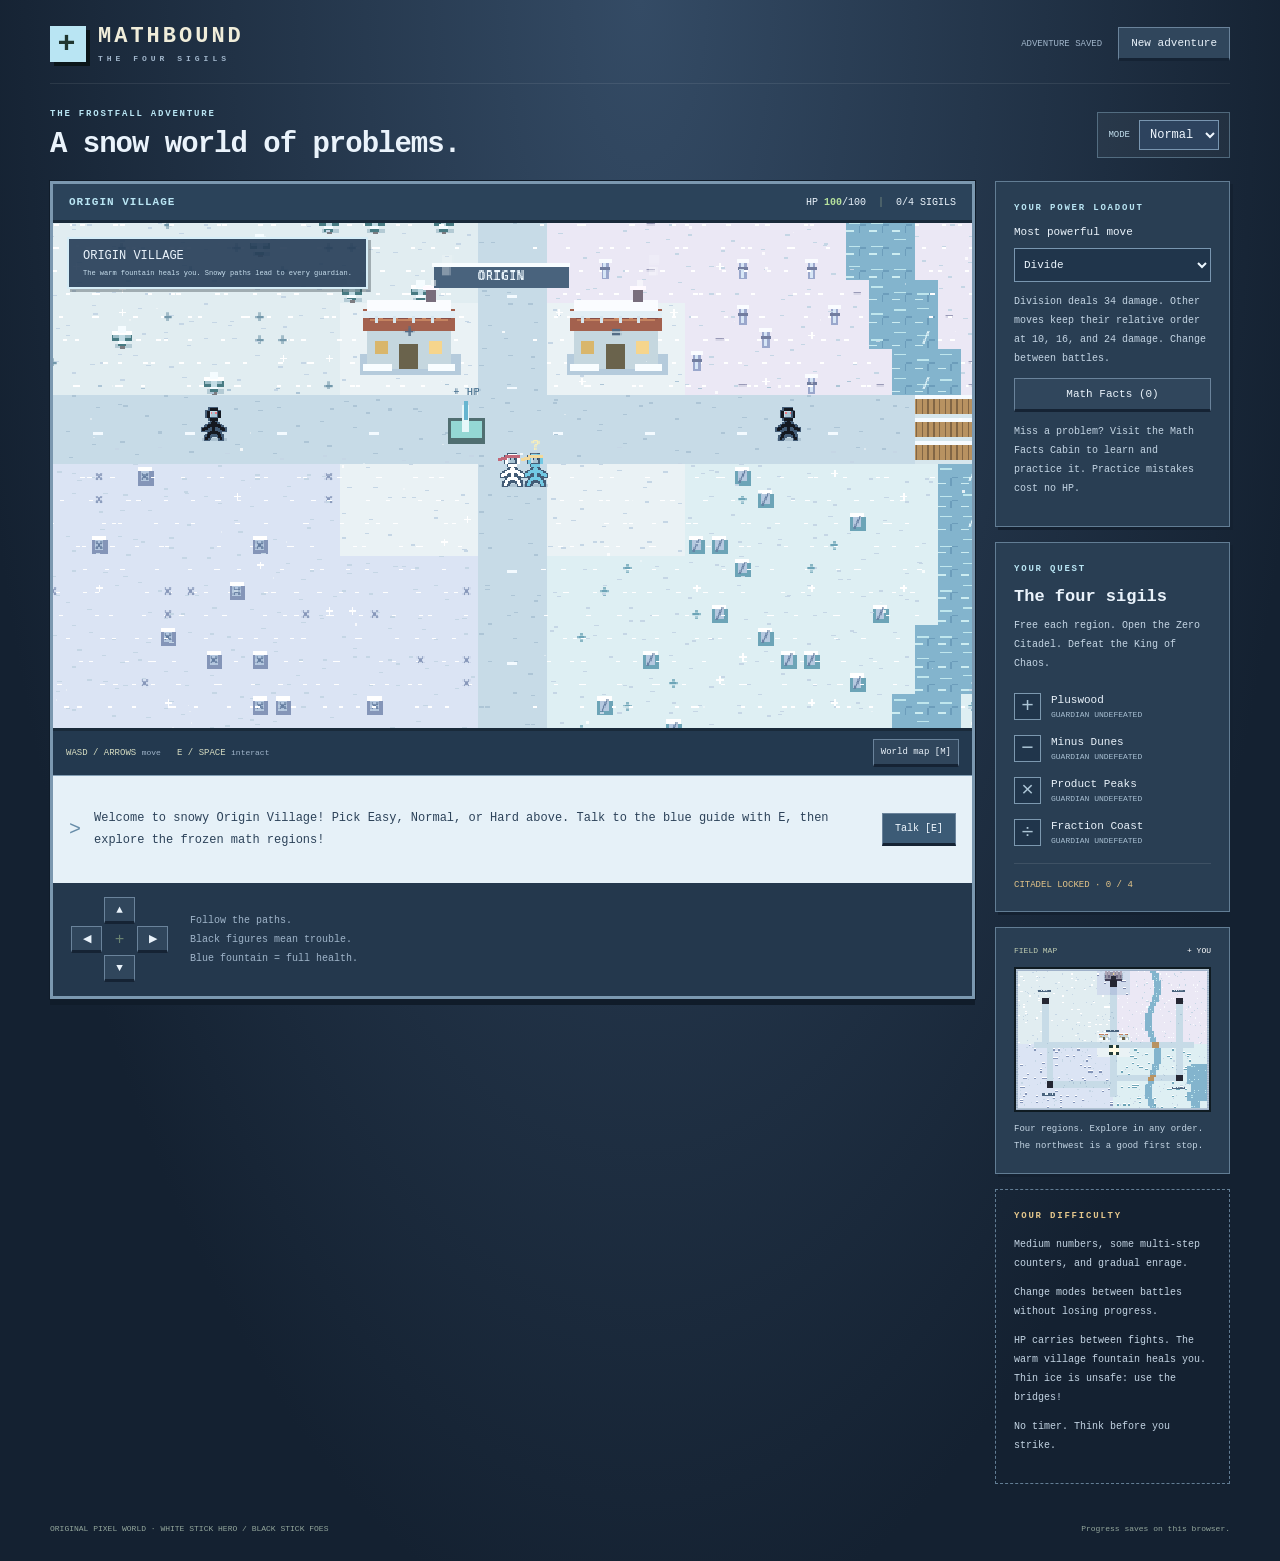
<file: index.html>
<!doctype html>
<html lang="en">
<head>
  <meta charset="utf-8">
  <meta name="viewport" content="width=device-width, initial-scale=1">
  <meta name="theme-color" content="#151e26">
  <title>Mathbound - The Four Sigils</title>
  <link rel="stylesheet" href="style.css">
  <script src="engine.js" defer></script>
  <script src="world.js" defer></script>
  <script src="pixels.js" defer></script>
  <script src="game.js" defer></script>
</head>
<body>
  <main class="game">
    <header>
      <a class="logo" href="index.html"><span class="logo-icon" aria-hidden="true">+</span><span>MATHBOUND<small>THE FOUR SIGILS</small></span></a>
      <div class="header-actions"><span id="save-status" role="status">LOCAL ADVENTURE</span><button id="restart" type="button">New adventure</button></div>
    </header>
    <section class="intro"><div><p class="eyebrow">THE FROSTFALL ADVENTURE</p><h1>A snow world of problems.</h1></div><label class="difficulty" for="difficulty">MODE <select id="difficulty" aria-describedby="mode-description"><option value="easy">Easy</option><option value="normal" selected>Normal</option><option value="hard">Hard</option></select></label></section>
    <div class="layout">
      <div class="play-column">
        <section id="overworld" aria-label="Explore the math world">
          <div class="screen-bar"><strong id="region-name">ORIGIN VILLAGE</strong><span>HP <b id="world-hp">100</b>/100 <span class="separator">|</span> <span id="sigil-count">0/4 SIGILS</span></span></div>
          <div class="screen-wrap">
            <canvas id="world" width="640" height="352" tabindex="0" role="img" aria-label="Snowy pixel-art math world. Move with arrow keys or WASD. Press E to interact."></canvas>
            <div class="location-badge" id="location-badge">ORIGIN VILLAGE <small>YOUR JOURNEY STARTS AT ZERO.</small></div>
            <div class="map-overlay" id="map-overlay" hidden><div class="map-heading"><strong>THE NUMERAL ISLES</strong><button id="close-map" type="button" aria-label="Close world map">Close [M]</button></div><canvas id="full-map" width="704" height="512" role="img" aria-label="World map: Pluswood northwest, Minus Dunes northeast, Product Peaks southwest, Fraction Coast southeast, Zero Citadel north."></canvas></div>
          </div>
          <div class="world-toolbar"><span>WASD / ARROWS <small>move</small> &nbsp; E / SPACE <small>interact</small></span><button id="map-button" type="button">World map [M]</button></div>
          <div class="dialogue"><span class="dialogue-star" aria-hidden="true">&gt;</span><p id="world-message" role="status" aria-live="polite">Welcome to snowy Origin Village! Pick Easy, Normal, or Hard above. Talk to the blue guide with E, then explore the frozen math regions!</p><button id="interact" type="button">Interact [E]</button></div>
          <div class="touch-controls" aria-label="Movement controls"><div class="dpad"><button data-dir="up" class="up" aria-label="Move up" type="button">&#9650;</button><button data-dir="left" class="left" aria-label="Move left" type="button">&#9664;</button><span aria-hidden="true">+</span><button data-dir="right" class="right" aria-label="Move right" type="button">&#9654;</button><button data-dir="down" class="down" aria-label="Move down" type="button">&#9660;</button></div><p>Follow the paths.<br>Black figures mean trouble.<br>Blue fountain = full health.</p></div>
        </section>
        <section id="battle" hidden aria-label="Math battle">
          <div class="screen-bar"><strong id="battle-location">GUARDIAN ENCOUNTER</strong><span id="battle-turn">TURN 1</span></div>
          <div class="battle-screen">
            <canvas id="battle-art" width="640" height="260" role="img" aria-label="Pixel-art battle between your white stick figure and a black enemy."></canvas>
            <div class="battle-health enemy-health"><strong id="boss-name"></strong><div class="hp-track" id="boss-meter" role="progressbar" aria-label="Enemy health" aria-valuemin="0"><span id="boss-bar"></span></div><small id="boss-hp"></small></div>
            <div class="battle-health hero-health"><strong>YOU <span>THE WHITE WANDERER</span></strong><div class="hp-track" id="hero-meter" role="progressbar" aria-label="Your health" aria-valuemin="0" aria-valuemax="100"><span id="hero-bar"></span></div><small id="hero-hp"></small></div>
            <span id="damage-pop" aria-hidden="true"></span>
          </div>
          <div class="battle-console">
            <p class="eyebrow" id="panel-label">YOUR TURN</p><h2 id="panel-title">Choose your move.</h2><p id="panel-description"></p>
            <div class="moves" id="moves">
              <button data-move="add" type="button"><span>+</span><div>Addition<small>QUICK JAB</small></div><b>10<small>DMG</small></b></button>
              <button data-move="subtract" type="button"><span>&minus;</span><div>Subtraction<small>SHADOW KICK</small></div><b>16<small>DMG</small></b></button>
              <button data-move="multiply" type="button"><span>&times;</span><div>Multiplication<small>POWER STRIKE</small></div><b>24<small>DMG</small></b></button>
              <button data-move="divide" type="button"><span>&divide;</span><div>Division<small>ULTIMATE BLAST</small></div><b>34<small>DMG</small></b></button>
            </div>
            <form id="question-panel" hidden novalidate><div id="equation"></div><label class="sr-only" for="answer">Your answer</label><div class="answer-row"><input id="answer" inputmode="numeric" autocomplete="off" placeholder="Your answer" maxlength="8" aria-describedby="input-error"><button class="primary" id="answer-button" type="submit">Attack</button></div><p id="input-error" role="alert"></p></form>
            <div id="result-panel" hidden><p id="result-detail"></p><button class="primary" id="continue" type="button">Continue</button></div>
            <p id="battle-message" role="status" aria-live="polite"></p>
          </div>
        </section>
        <section id="math-facts" hidden aria-labelledby="facts-title">
          <div class="screen-bar"><strong>MATH FACTS CABIN</strong><span>BATTLES PAUSE HERE</span></div>
          <div class="facts-content">
            <p class="eyebrow">MISTAKES HELP YOUR BRAIN GROW</p>
            <h2 id="facts-title">Learn it. Practice it. Come back stronger.</h2>
            <p id="facts-intro">Here are the problems you missed. Choose one to practice again.</p>
            <div id="fact-lesson" hidden>
              <h3 id="fact-solution"></h3>
              <p>Parentheses first, then multiply/divide from left to right, then add/subtract from left to right.</p>
              <ol id="fact-steps"></ol>
              <form id="practice-form" novalidate>
                <label for="practice-answer" id="practice-question"></label>
                <div class="answer-row"><input id="practice-answer" inputmode="numeric" autocomplete="off" placeholder="Try it yourself" maxlength="8" aria-describedby="practice-feedback"><button class="primary" type="submit">Check answer</button></div>
              </form>
              <p id="practice-feedback" role="status" aria-live="polite"></p>
            </div>
            <button class="primary" id="close-facts" type="button">Return to the world</button>
            <div id="fact-history"><h3>Your missed problems</h3><div id="fact-list"></div></div>
          </div>
        </section>
      </div>
      <aside>
        <div class="power-card"><p class="eyebrow">YOUR POWER LOADOUT</p><label for="strongest">Most powerful move</label><select id="strongest" aria-describedby="power-description"><option value="add">+ Addition</option><option value="subtract">- Subtraction</option><option value="multiply">x Multiplication</option><option value="divide" selected>Divide</option></select><p id="power-description">Division deals 34 damage. Change your strongest move between battles.</p><button id="open-facts" type="button">Math Facts (0)</button><p>Miss a problem? Visit the Math Facts Cabin to learn and practice it. Practice mistakes cost no HP.</p></div>
        <div class="quest-card"><p class="eyebrow">YOUR QUEST</p><h2>The four sigils</h2><p>Free each region. Open the Zero Citadel. Defeat the King of Chaos.</p><ol id="quest-list"></ol><div class="quest-final" id="citadel-status">CITADEL LOCKED &middot; 0 / 4</div></div>
        <div class="mini-card"><div class="card-heading"><span>FIELD MAP</span><span class="map-you">+ YOU</span></div><canvas id="mini-map" width="176" height="128" role="img" aria-label="Minimap showing your position and the five guardians."></canvas><p>Four regions. Explore in any order.<br>The northwest is a good first stop.</p></div>
        <div class="tip-card"><p class="eyebrow">YOUR DIFFICULTY</p><p id="mode-description">Medium numbers, some multi-step counters, and gradual enrage.</p><p>Change modes between battles without losing progress.</p><p>HP carries between fights. The warm village fountain heals you. Thin ice is unsafe: use the bridges!</p><p>No timer. Think before you strike.</p></div>
      </aside>
    </div>
    <footer><span>ORIGINAL PIXEL WORLD &middot; WHITE STICK HERO / BLACK STICK FOES</span><span>Progress saves on this browser.</span></footer>
    <dialog id="reset-dialog"><h2>Start a new adventure?</h2><p>This clears your saved map progress and sigils.</p><div><button id="cancel-reset" type="button">Keep exploring</button><button class="primary" id="confirm-reset" type="button">Start fresh</button></div></dialog>
  </main>
</body>
</html>
</file>
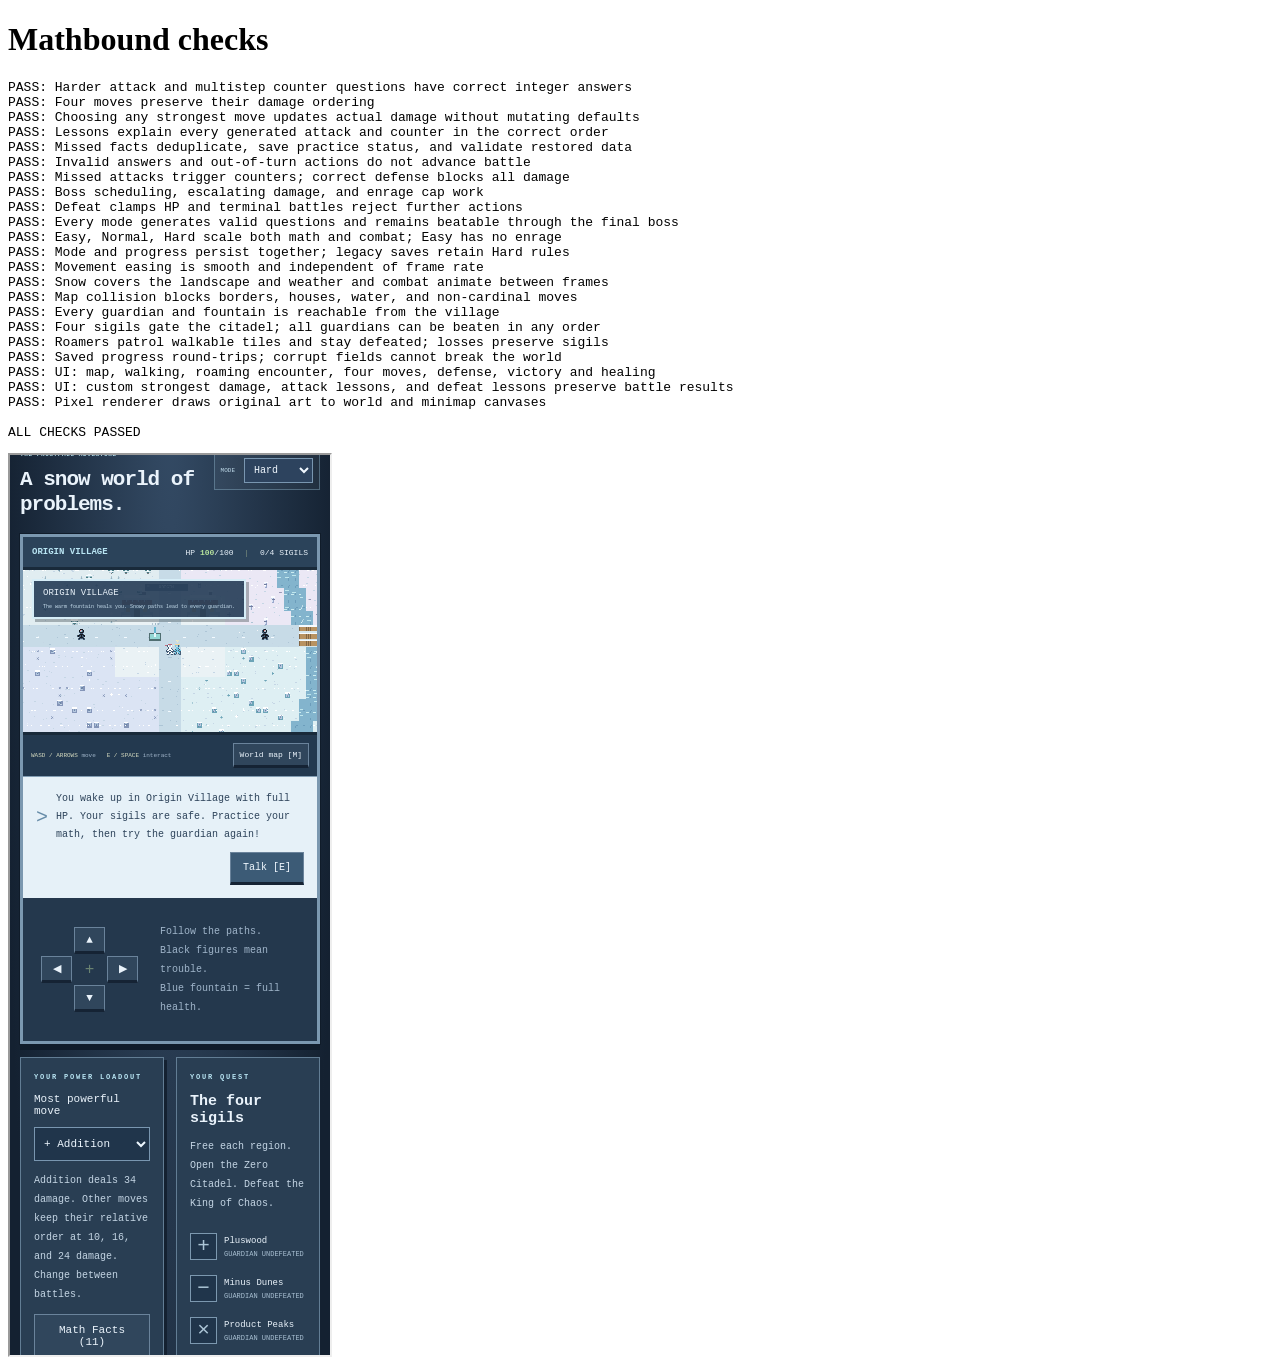
<file: tests.html>
<!doctype html>
<html lang="en">
<head><meta charset="utf-8"><title>Mathbound checks</title><script src="engine.js"></script><script src="world.js"></script><script src="pixels.js"></script></head>
<body>
  <h1>Mathbound checks</h1><pre id="results">Running...</pre>
  <iframe id="game" src="index.html?test=1" title="Game under test" width="400" height="900"></iframe>
  <script>
    "use strict";
    const { Battle, MOVES, BOSSES, DIFFICULTIES, movesFor, explainProblem, question, counterQuestion } = window.MathBattle;
    const { World, WIDTH, HEIGHT, SHRINES, FOUNTAIN, walkable, regionAt } = window.MathWorld;
    const lines = [];
    let failures = 0;
    function check(name, run) {
      try { run(); lines.push("PASS: " + name); }
      catch (error) { failures++; lines.push("FAIL: " + name + " - " + error.message); }
    }
    function assert(condition, message = "Assertion failed") { if (!condition) throw new Error(message); }
    function evaluate(text) {
      // Expressions originate from the generator, never from player input.
      return Function("return " + text.replaceAll("\u00d7", "*").replaceAll("\u00f7", "/").replaceAll("\u2212", "-"))();
    }
    function win(battle) {
      let safety = 0;
      while (!["won", "boss-defeated"].includes(battle.phase) && safety++ < 150) {
        if (battle.phase === "ready") battle.choose("divide");
        else if (["attack", "defense"].includes(battle.phase)) battle.submit(battle.problem.answer);
        else battle.advance();
      }
      assert(["won", "boss-defeated"].includes(battle.phase), "Battle could not be won");
    }
    check("Harder attack and multistep counter questions have correct integer answers", () => {
      for (let level = 0; level < 5; level++) {
        for (let i = 0; i < 150; i++) {
          for (const move of Object.keys(MOVES)) {
            const q = question(move, level);
            assert(q.answer === evaluate(q.text));
            assert(Number.isInteger(q.answer) && q.answer >= 0);
          }
          const q = counterQuestion(level);
          assert(q.answer === evaluate(q.text) && Number.isInteger(q.answer));
          assert(q.text.split(" ").length >= 5);
        }
      }
      assert(question("divide", 4, () => .999).answer === 26);
      assert(BOSSES[0].hp === 110 && BOSSES[4].hp === 260);
    });
    check("Four moves preserve their damage ordering", () => {
      let previous = 0;
      for (const move of Object.keys(MOVES)) {
        const battle = new Battle();
        battle.choose(move);
        const result = battle.submit(battle.problem.answer);
        assert(result.damage === MOVES[move].damage && result.damage > previous);
        assert(battle.bossHp === BOSSES[0].hp - result.damage);
        previous = result.damage;
      }
    });
    check("Choosing any strongest move updates actual damage without mutating defaults", () => {
      for (const strongest of Object.keys(MOVES)) {
        const moves = movesFor(strongest);
        assert(moves[strongest].damage === 34);
        assert(Object.values(moves).map(m => m.damage).sort((a,b) => a-b).join() === "10,16,24,34");
        for (const move of Object.keys(MOVES)) {
          const b = new Battle(Math.random, { strongest });
          b.choose(move);
          assert(b.submit(b.problem.answer).damage === moves[move].damage);
        }
      }
      assert(MOVES.add.damage === 10 && MOVES.divide.damage === 34);
      assert(movesFor("toString").divide.damage === 34);
    });
    check("Lessons explain every generated attack and counter in the correct order", () => {
      for (const mode of Object.keys(DIFFICULTIES)) for (let level = 0; level < 5; level++) {
        for (let i = 0; i < 30; i++) {
          for (const move of Object.keys(MOVES)) {
            const q = question(move, level, Math.random, mode);
            assert(explainProblem(q).length === 1);
          }
          const q = counterQuestion(level, Math.random, mode), steps = explainProblem(q);
          assert(steps.length > 0 && steps.at(-1).includes(`= ${q.answer}.`));
        }
      }
      const steps = explainProblem({ text: "(4 + 6) \u00d7 3 \u2212 6", answer: 24 });
      assert(steps[0].startsWith("4 + 6 = 10") && steps[1].startsWith("10 \u00d7 3 = 30") && steps[2].startsWith("30 \u2212 6 = 24"));
      assert(explainProblem({ text: "12 \u00f7 3", answer: 4 })[0].includes("3 \u00d7 4 = 12"));
      assert(explainProblem({ text: "12 + 8", answer: 20 })[0].includes("12 + 4 = 16"));
      assert(explainProblem({ text: "3 \u00d7 4", answer: 12 })[0].includes("3 + 3 + 3 + 3 = 12"));
      assert(explainProblem({ text: "3 \u00d7 (1 \u2212 3)", answer: -6 }).length === 2);
      for (const q of [null, {}, { text: "alert(1)", answer: 1 }, { text: "1 + 2", answer: 7 }, { text: "2 \u00f7 0", answer: 0 }]) {
        assert(explainProblem(q).length === 0);
      }
    });
    check("Missed facts deduplicate, save practice status, and validate restored data", () => {
      const w = new World(), problem = { text: "12 + 8", answer: 20 };
      w.strongest = "add";
      const fact = w.recordMiss(problem); fact.practiced = true;
      const restored = new World(JSON.parse(JSON.stringify(w.save())));
      assert(restored.strongest === "add" && restored.facts[0].practiced);
      restored.recordMiss(problem);
      assert(restored.facts.length === 1 && !restored.facts[0].practiced);
      const bad = new World({ version: 1, strongest: "toString", facts: [null, {}, { text: "5 + 2", answer: 99 }, fact, fact] });
      assert(bad.strongest === "divide" && bad.facts.length === 1);
      for (let i = 0; i < 110; i++) w.recordMiss({ text: `${i} + 1`, answer: i + 1 });
      assert(w.facts.length === 100);
    });
    check("Invalid answers and out-of-turn actions do not advance battle", () => {
      const b = new Battle();
      assert(b.submit(1) === null && !b.choose("toString") && !b.choose("nope"));
      b.choose("add");
      const q = b.problem;
      for (const value of ["", " ", "1.2", "12abc", "Infinity", "99999999999999999999"]) {
        assert(b.submit(value) === null && b.phase === "attack" && b.turn === 0);
      }
      assert(!b.choose("divide") && b.problem === q);
      b.submit(q.answer);
      assert(b.submit(q.answer) === null && !b.choose("add"));
    });
    check("Missed attacks trigger counters; correct defense blocks all damage", () => {
      const b = new Battle();
      b.choose("add"); b.submit(b.problem.answer + 1);
      assert(b.bossHp === b.boss.hp && b.pendingDefense);
      b.advance(); assert(b.phase === "defense");
      b.submit(b.problem.answer); assert(b.hp === 100 && !b.pendingDefense);
      b.advance(); assert(b.phase === "ready");
    });
    check("Boss scheduling, escalating damage, and enrage cap work", () => {
      const b = new Battle();
      for (let i = 1; i <= 2; i++) {
        b.choose("add"); b.submit(b.problem.answer);
        assert(b.pendingDefense === (i === 2)); b.advance();
      }
      assert(b.phase === "defense" && b.incomingDamage === 22);
      b.submit(b.problem.answer + 1); assert(b.hp === 78);
      b.turn = 100; assert(b.incomingDamage === b.boss.damage + 16);
      const later = new Battle(Math.random, { level: 1 });
      later.choose("add"); later.submit(later.problem.answer);
      assert(later.pendingDefense);
    });
    check("Defeat clamps HP and terminal battles reject further actions", () => {
      const b = new Battle(Math.random, { hp: 5 });
      b.choose("add"); b.submit(b.problem.answer + 1); b.advance(); b.submit(b.problem.answer + 1);
      assert(b.hp === 0 && b.phase === "lost");
      assert(!b.advance() && !b.choose("add") && b.submit(0) === null);
    });
    check("Every mode generates valid questions and remains beatable through the final boss", () => {
      for (const difficulty of Object.keys(DIFFICULTIES)) for (let level = 0; level < 5; level++) {
        for (let i = 0; i < 100; i++) {
          for (const move of Object.keys(MOVES)) {
            const q = question(move, level, Math.random, difficulty);
            assert(evaluate(q.text) === q.answer && Number.isInteger(q.answer) && q.answer >= 0);
          }
          const counter = counterQuestion(level, Math.random, difficulty);
          assert(evaluate(counter.text) === counter.answer && Number.isInteger(counter.answer));
          if (difficulty === "easy") assert(counter.text.split(" ").length === 3, "Easy counter must be single-step");
        }
        const battle = new Battle(Math.random, { difficulty, level, hp: 60 });
        win(battle);
        assert(battle.hp === 60 && battle.phase === (level === 4 ? "won" : "boss-defeated"));
      }
    });
    check("Easy, Normal, Hard scale both math and combat; Easy has no enrage", () => {
      for (let level = 0; level < 5; level++) {
        const modes = ["easy", "normal", "hard"].map(difficulty => new Battle(() => .999, { difficulty, level }));
        assert(modes[0].boss.hp < modes[1].boss.hp && modes[1].boss.hp < modes[2].boss.hp);
        assert(modes[0].incomingDamage < modes[1].incomingDamage && modes[1].incomingDamage < modes[2].incomingDamage);
        assert(modes[0].boss.every > modes[1].boss.every);
        const initial = modes[0].incomingDamage;
        modes.forEach(b => { b.turn = 20; });
        assert(modes[0].incomingDamage === initial);
        assert(modes[1].incomingDamage < modes[2].incomingDamage);
        for (const move of Object.keys(MOVES)) {
          const answers = ["easy", "normal", "hard"].map(mode => question(move, level, () => .999, mode).answer);
          assert(answers[0] < answers[1] && answers[1] < answers[2], "Math should scale with difficulty");
        }
        const easy = new Battle(Math.random, { difficulty: "easy", level });
        easy.choose("add"); easy.submit(easy.problem.answer);
        assert(!easy.pendingDefense, "Easy should not counter a correct first attack");
      }
    });
    check("Mode and progress persist together; legacy saves retain Hard rules", () => {
      for (const difficulty of Object.keys(DIFFICULTIES)) {
        const w = new World(); w.difficulty = difficulty; w.cleared = [0]; w.sentries = [1]; w.hp = 40;
        const restored = new World(JSON.parse(JSON.stringify(w.save())));
        assert(restored.difficulty === difficulty && restored.cleared[0] === 0 && restored.sentries[0] === 1);
        restored.complete({ type: "boss", id: 1 }, 40);
        assert(restored.hp === 40 + DIFFICULTIES[difficulty].bossHeal);
        restored.complete({ type: "sentry", id: 2 }, 40);
        assert(restored.hp === 40 + DIFFICULTIES[difficulty].sentryHeal);
      }
      assert(new World().difficulty === "normal");
      assert(new World({ version: 1, cleared: [0] }).difficulty === "hard");
      assert(new World({ version: 1, difficulty: "toString" }).difficulty === "hard");
      assert(new Battle(Math.random, { difficulty: "nope" }).difficulty === "hard");
    });
    check("Movement easing is smooth and independent of frame rate", () => {
      const { approach, cameraAt } = window.MathPixels;
      const oneFrame = approach(0, 16, 1000 / 60);
      assert(oneFrame > 0 && oneFrame < 16, "Movement must interpolate rather than teleport");
      let sixty = 0, thirty = 0;
      for (let i = 0; i < 60; i++) sixty = approach(sixty, 16, 1000 / 60);
      for (let i = 0; i < 30; i++) thirty = approach(thirty, 16, 1000 / 30);
      assert(Math.abs(sixty - thirty) < 1e-10 && Math.abs(sixty - 16) < .001);
      assert(approach(16, 0, 16) > 0 && approach(16, 0, 16) < 16);
      assert(cameraAt(0, 0).x === 0 && cameraAt(0, 0).y === 0);
    });
    check("Snow covers the landscape and weather and combat animate between frames", () => {
      const pixels = window.MathPixels, landscape = pixels.createLandscape();
      const image = landscape.getContext("2d").getImageData(0, 0, landscape.width, landscape.height).data;
      let light = 0;
      for (let i = 0; i < image.length; i += 4) if (image[i] > 175 && image[i+1] > 175 && image[i+2] > 175) light++;
      assert(light / (image.length / 4) > .65, "Most terrain should be snowy, not the old grass or sand");
      const canvas = document.createElement("canvas"); canvas.width = 640; canvas.height = 352;
      const ctx = canvas.getContext("2d"), w = new World();
      const player = { x: w.x, y: w.y, gait: 0, walkPhase: 0, facing: "down" };
      pixels.drawWorld(ctx, w, landscape, player, 0);
      const first = ctx.getImageData(0, 0, 640, 352).data;
      pixels.drawWorld(ctx, w, landscape, player, 450);
      const second = ctx.getImageData(0, 0, 640, 352).data;
      let changed = 0;
      for (let i = 0; i < first.length; i += 4) if (first[i] !== second[i] || first[i+1] !== second[i+1]) changed++;
      assert(changed > 80, "Snow, smoke, and breathing should animate");
      pixels.drawBattle(ctx, 0, 100, { start: 0, kind: "attack", target: "enemy", move: "divide" });
      const before = ctx.getImageData(0, 0, 640, 260).data;
      pixels.drawBattle(ctx, 0, 400, { start: 0, kind: "attack", target: "enemy", move: "divide" });
      const after = ctx.getImageData(0, 0, 640, 260).data;
      let moving = 0;
      for (let i = 0; i < before.length; i += 4) if (before[i] !== after[i]) moving++;
      assert(moving > 200, "Attacks must move, not just display a static damage label");
      for (const kind of ["block", "miss", "attack"]) pixels.drawBattle(ctx, 4, 400, { start: 0, kind, target: "hero", move: "multiply" });
    });
    check("Map collision blocks borders, houses, water, and non-cardinal moves", () => {
      const w = new World();
      assert(!w.move(0, 0) && !w.move(1, 1) && !w.move(2, 0));
      for (let y = 0; y < HEIGHT; y++) {
        for (let x = 0; x < WIDTH; x++) {
          if (!walkable(x, y) && walkable(x + 1, y)) {
            w.x = x + 1; w.y = y;
            assert(!w.move(-1, 0) && w.x === x + 1 && w.y === y);
          }
        }
      }
      w.x = 42; w.y = 35; assert(!w.move(0, -1), "Fountain should be solid");
    });
    check("Every guardian and fountain is reachable from the village", () => {
      const queue = [[44, 36]], visited = new Set(["44,36"]);
      for (let i = 0; i < queue.length; i++) {
        const [x, y] = queue[i];
        for (const [dx, dy] of [[1,0], [-1,0], [0,1], [0,-1]]) {
          const nx = x + dx, ny = y + dy, key = nx + "," + ny;
          if (!visited.has(key) && walkable(nx, ny)) { visited.add(key); queue.push([nx, ny]); }
        }
      }
      for (const p of [...SHRINES, FOUNTAIN]) assert(visited.has(p.x + "," + p.y), "Unreachable destination");
      for (let r = 0; r < 6; r++) assert(queue.some(([x,y]) => regionAt(x,y) === r), "Unreachable region");
      assert(visited.size > 3500, "World should contain substantial explorable terrain");
    });
    check("Four sigils gate the citadel; all guardians can be beaten in any order", () => {
      const w = new World();
      w.difficulty = "hard";
      w.x = 44; w.y = 7;
      assert(w.nearby().id === 4 && w.nearby().locked);
      let hp = 40;
      for (const level of [2, 0, 3, 1]) {
        const b = new Battle(Math.random, { level, hp }); win(b);
        assert(b.hp === hp && b.phase === "boss-defeated" && !b.advance());
        w.complete({ type: "boss", id: level }, b.hp);
        hp = Math.min(100, hp + 15); assert(w.hp === hp);
      }
      assert(w.sigils === 4 && !w.nearby().locked && !w.champion);
      const final = new Battle(Math.random, { level: 4, hp: w.hp }); win(final);
      assert(final.phase === "won" && final.bossHp === 0);
      w.complete({ type: "boss", id: 4 }, final.hp); assert(w.champion && w.sigils === 4);
    });
    check("Roamers patrol walkable tiles and stay defeated; losses preserve sigils", () => {
      const w = new World();
      w.difficulty = "hard";
      for (let i = 0; i < 10; i++) {
        w.roam();
        assert(w.roamers.every(p => walkable(p.x, p.y)));
      }
      const p = w.roamers[0]; w.x = p.x; w.y = p.y;
      assert(w.encounter().type === "sentry");
      const b = new Battle(Math.random, { level: 0, enemy: { name: p.name, hp: 48, damage: 12, every: 1 } });
      win(b); w.complete({ type: "sentry", id: p.id }, 50);
      assert(w.hp === 55 && w.encounter() === null);
      w.complete({ type: "boss", id: 2 }, 50); w.respawn();
      assert(w.hp === 100 && w.x === 44 && w.y === 36 && w.cleared.includes(2));
    });
    check("Saved progress round-trips; corrupt fields cannot break the world", () => {
      const w = new World(); w.x = 13; w.y = 15; w.hp = 55; w.cleared = [0, 2]; w.sentries = [1, 3];
      const restored = new World(JSON.parse(JSON.stringify(w.save())));
      assert(JSON.stringify(w.save()) === JSON.stringify(restored.save()));
      const bad = new World({ version: 1, x: -100, y: Infinity, hp: -5, cleared: [4, 4, 0, 99, "2"], sentries: [0, 0, 99, null] });
      assert(bad.x === 44 && bad.y === 36 && bad.hp === 100);
      assert(bad.cleared.join() === "0" && bad.sentries.join() === "0");
      assert(new World({ version: 99, cleared: [0] }).sigils === 0);
    });
    document.getElementById("game").addEventListener("load", () => {
      const doc = document.getElementById("game").contentDocument;
      const win = document.getElementById("game").contentWindow;
      const click = selector => doc.querySelector(selector).click();
      const key = name => {
        doc.getElementById("world").dispatchEvent(new win.KeyboardEvent("keydown", { key: name, bubbles: true }));
        doc.getElementById("world").dispatchEvent(new win.KeyboardEvent("keyup", { key: name, bubbles: true }));
      };
      const answer = value => {
        doc.getElementById("answer").value = value; doc.getElementById("question-panel").requestSubmit();
      };
      const selectMode = mode => {
        doc.getElementById("difficulty").value = mode;
        doc.getElementById("difficulty").dispatchEvent(new win.Event("change", { bubbles: true }));
      };
      const practice = () => {
        assert(!doc.getElementById("math-facts").hidden && doc.getElementById("battle").hidden);
        assert(doc.getElementById("fact-steps").children.length > 0);
        assert(doc.getElementById("close-facts").hidden, "Must practice before returning");
        const hp = doc.getElementById("hero-hp").textContent, turn = doc.getElementById("battle-turn").textContent;
        const submitPractice = value => {
          doc.getElementById("practice-answer").value = value;
          doc.getElementById("practice-form").requestSubmit();
        };
        click("#continue"); click("#close-facts");
        assert(!doc.getElementById("math-facts").hidden, "Cannot bypass required practice");
        submitPractice("");
        assert(doc.getElementById("practice-feedback").textContent.includes("whole number"));
        submitPractice(-999);
        assert(doc.getElementById("practice-feedback").textContent.includes("No HP lost"));
        const expression = doc.getElementById("practice-question").textContent.replace("Your turn: ", "").replace(" = ?", "");
        submitPractice(evaluate(expression));
        assert(!doc.getElementById("close-facts").hidden);
        assert(doc.getElementById("hero-hp").textContent === hp && doc.getElementById("battle-turn").textContent === turn);
        click("#close-facts");
        assert(doc.getElementById("math-facts").hidden && !doc.getElementById("battle").hidden);
      };
      check("UI: map, walking, roaming encounter, four moves, defense, victory and healing", () => {
        assert(!doc.getElementById("overworld").hidden && doc.getElementById("battle").hidden);
        assert(doc.getElementById("difficulty").value === "normal");
        selectMode("easy");
        assert(doc.getElementById("mode-description").textContent.includes("No enrage"));
        selectMode("hard");
        click("#interact"); assert(doc.getElementById("world-message").textContent.includes("GUIDE:"));
        click("#map-button"); assert(!doc.getElementById("map-overlay").hidden);
        click("#close-map"); assert(doc.getElementById("map-overlay").hidden);
        key("ArrowUp"); key("ArrowUp"); key("ArrowUp");
        for (let i = 0; i < 12; i++) key("ArrowLeft");
        key("ArrowDown");
        for (let i = 0; i < 3 && doc.getElementById("battle").hidden; i++) key("ArrowLeft");
        assert(!doc.getElementById("battle").hidden, "Walking into a roamer should start battle");
        assert(doc.querySelectorAll("[data-move]").length === 4);
        assert(doc.getElementById("boss-name").textContent === "Plus Punk");
        assert(doc.getElementById("difficulty").disabled, "Cannot change rules mid-battle");
        selectMode("easy");
        assert(doc.getElementById("difficulty").value === "hard", "Mode change should be rejected during battle");
        const frame = document.getElementById("game");
        frame.width = 320;
        assert(doc.documentElement.scrollWidth <= 320, "Battle overflows a small phone");
        frame.width = 400;
        click('[data-move="divide"]');
        answer(""); assert(doc.getElementById("input-error").textContent.length > 0);
        answer(evaluate(doc.getElementById("equation").textContent.replace(" = ?", "")));
        assert(doc.getElementById("boss-hp").textContent === "14 / 48 HP");
        click("#continue");
        assert(doc.getElementById("answer-button").textContent.includes("Block"));
        answer(-999); assert(doc.getElementById("hero-hp").textContent === "86 / 100 HP");
        practice();
        click("#continue"); click('[data-move="divide"]');
        answer(evaluate(doc.getElementById("equation").textContent.replace(" = ?", "")));
        assert(doc.getElementById("panel-label").textContent === "VICTORY");
        click("#continue");
        assert(!doc.getElementById("overworld").hidden && doc.getElementById("world-hp").textContent === "91");
        assert(!doc.getElementById("difficulty").disabled);
        click("#open-facts");
        assert(doc.getElementById("fact-list").children.length === 1);
        doc.getElementById("fact-list").firstChild.click();
        assert(doc.getElementById("fact-solution").textContent.includes(" = "));
        click("#close-facts");
        click("#restart"); assert(doc.getElementById("reset-dialog").open);
        click("#cancel-reset"); assert(!doc.getElementById("reset-dialog").open);
        click("#restart"); click("#confirm-reset");
        assert(!doc.getElementById("overworld").hidden && doc.getElementById("world-hp").textContent === "100");
        assert(doc.getElementById("difficulty").value === "hard", "New adventure should keep chosen mode");
        key("ArrowUp"); key("ArrowLeft"); key("ArrowLeft"); click("#interact");
        assert(doc.getElementById("world-message").textContent.includes("restores all your HP"));
        assert(doc.documentElement.scrollWidth <= 400, "Game overflows a mobile viewport");
        document.getElementById("game").width = 320;
        selectMode("easy");
        assert(doc.getElementById("difficulty").value === "easy");
        assert(doc.documentElement.scrollWidth <= 320, "World overflows a small phone");
      });
      check("UI: custom strongest damage, attack lessons, and defeat lessons preserve battle results", () => {
        selectMode("hard");
        doc.getElementById("strongest").value = "add";
        doc.getElementById("strongest").dispatchEvent(new win.Event("change", { bubbles: true }));
        assert(doc.querySelector('[data-move="add"] b').textContent === "34DMG");
        assert(doc.querySelector('[data-move="divide"] b').textContent === "24DMG");
        click("#restart"); click("#confirm-reset");
        assert(doc.getElementById("strongest").value === "add");
        key("ArrowUp"); key("ArrowUp"); key("ArrowUp");
        for (let i = 0; i < 12; i++) key("ArrowLeft");
        key("ArrowDown");
        for (let i = 0; i < 3 && doc.getElementById("battle").hidden; i++) key("ArrowLeft");
        assert(doc.getElementById("strongest").disabled);
        doc.getElementById("strongest").value = "subtract";
        doc.getElementById("strongest").dispatchEvent(new win.Event("change", { bubbles: true }));
        assert(doc.getElementById("strongest").value === "add");
        click('[data-move="add"]');
        assert(doc.getElementById("panel-description").textContent.includes("34 damage"));
        answer(evaluate(doc.getElementById("equation").textContent.replace(" = ?", "")));
        assert(doc.getElementById("boss-hp").textContent === "14 / 48 HP");
        click("#continue");
        for (let i = 0; i < 12; i++) {
          if (!doc.getElementById("moves").hidden) click('[data-move="subtract"]');
          answer(-999);
          assert(doc.documentElement.scrollWidth <= 320, "Lesson overflows small phones");
          practice();
          if (doc.getElementById("panel-label").textContent === "DEFEATED, NOT FINISHED") break;
          click("#continue");
        }
        assert(doc.getElementById("hero-hp").textContent === "0 / 100 HP");
        assert(doc.getElementById("boss-hp").textContent === "14 / 48 HP", "Practice must not deal attack damage");
        click("#continue");
        assert(!doc.getElementById("overworld").hidden && doc.getElementById("world-hp").textContent === "100");
        click("#open-facts");
        assert(doc.getElementById("fact-list").children.length > 1, "Attack and defense mistakes should be collected");
        assert(doc.getElementById("fact-list").textContent.includes("Practiced"));
        click("#close-facts");
      });
      check("Pixel renderer draws original art to world and minimap canvases", () => {
        const canvas = doc.getElementById("mini-map");
        const data = canvas.getContext("2d").getImageData(0, 0, canvas.width, canvas.height).data;
        const colors = new Set();
        for (let i = 0; i < data.length; i += 4) colors.add([data[i], data[i+1], data[i+2]].join(","));
        assert(colors.size > 20, "Minimap art is missing");
      });
      document.getElementById("results").textContent = lines.join("\n") + "\n\n" + (failures ? failures + " FAILED" : "ALL CHECKS PASSED");
      document.title = failures ? "FAIL" : "PASS";
    });
  </script>
</body>
</html>
</file>
<file: style.css>
:root { color-scheme: dark; font-family: 'Courier New', monospace; color: #eaf3fb; background: #162331; --lime: #b9e5f3; --muted: #a0b5ca; --edge: #546d87; }
* { box-sizing: border-box; }
body { margin: 0; background: radial-gradient(ellipse at top, #344b65, #142131 75%); min-height: 100vh; }
button, input, select { font: inherit; }
button { cursor: pointer; color: inherit; background: #30465c; border: 1px solid #6a839b; border-bottom: 3px solid #152334; padding: 9px 12px; font-size: 11px; }
button:hover { background: #455e77; }
button:active { transform: translateY(1px); }
button:focus-visible, a:focus-visible, canvas:focus-visible, select:focus-visible { outline: 3px solid #edcc80; outline-offset: 3px; }
[hidden] { display: none !important; }
.game { max-width: 1240px; padding: 24px 30px; margin: auto; }
header { display: flex; justify-content: space-between; align-items: center; gap: 15px; padding-bottom: 20px; border-bottom: 1px solid #ffffff15; }
.logo { display: flex; align-items: center; gap: 12px; color: #f0edda; font-size: 22px; font-weight: bold; letter-spacing: 3px; text-decoration: none; }
.logo-icon { display: grid; place-items: center; width: 36px; height: 36px; color: #20362f; background: var(--lime); font-size: 30px; box-shadow: 4px 4px 0 #0b161a; }
.logo small { display: block; color: var(--muted); font-size: 8px; letter-spacing: 4px; margin-top: 5px; }
.header-actions { display: flex; align-items: center; gap: 16px; }
#save-status { font-size: 9px; color: var(--muted); }
.intro { display: flex; justify-content: space-between; align-items: center; gap: 12px; padding: 25px 0 20px; }
.eyebrow { color: var(--lime); font-size: 9px; letter-spacing: 1.8px; margin: 0 0 9px; font-weight: bold; }
h1 { font-size: clamp(20px, 3vw, 29px); margin: 0; letter-spacing: -1px; }
h2 { font-size: 19px; margin: 0 0 10px; }
.difficulty { display: flex; align-items: center; gap: 9px; color: #c0dceb; font-size: 9px; border: 1px solid #93bbd366; background: #d9edff0c; padding: 7px 10px; white-space: nowrap; }
.difficulty select { min-width: 80px; color: #f1f8ff; background: #2d435e; border: 1px solid #7996b0; padding: 6px; font-size: 12px; cursor: pointer; border-radius: 0; }
.difficulty select:disabled { opacity: .6; cursor: not-allowed; }
.layout { display: grid; grid-template-columns: minmax(0, 1fr) 235px; gap: 20px; align-items: start; }
.play-column { min-width: 0; border: 3px solid #7b98b0; box-shadow: 0 6px 0 #101c2a, 0 0 0 1px #101c2a; background: #223347; }
.screen-bar { padding: 12px 16px; display: flex; justify-content: space-between; gap: 8px; align-items: center; background: #2b435a; font-size: 10px; border-bottom: 3px solid #192a3a; }
.screen-bar strong { color: var(--lime); font-size: 11px; letter-spacing: 1px; }
.screen-bar b { color: #b5e19c; }
.separator { color: #7c8e7f; padding: 0 6px; }
.screen-wrap { position: relative; overflow: hidden; background: #e8f2f8; }
canvas { image-rendering: pixelated; display: block; }
#world, #battle-art { width: 100%; height: auto; }
#world { touch-action: none; }
.location-badge { position: absolute; top: 14px; left: 14px; max-width: calc(100% - 28px); padding: 10px 14px; background: #293f59eb; border: 2px solid #d6edf7; box-shadow: 3px 3px #16222750; font-size: 12px; pointer-events: none; transition: opacity .5s; }
.location-badge small { display: block; font-size: 7px; color: #c8dfee; margin-top: 6px; }
.location-badge.faded { opacity: 0; }
.world-toolbar { display: flex; justify-content: space-between; align-items: center; gap: 8px; background: #23394f; padding: 8px 13px; border-top: 3px solid #192a3a; }
.world-toolbar > span { font-size: 9px; color: #d6dcc1; }
.world-toolbar small { font-size: 8px; color: var(--muted); }
.world-toolbar button { font-size: 9px; padding: 7px; }
.dialogue { display: flex; align-items: center; gap: 13px; padding: 16px; min-height: 108px; border-top: 1px solid #829db3; background: #e6f1f8; color: #2c4259; }
.dialogue-star { font-size: 20px; color: #668ca8; }
.dialogue p { font-size: 12px; line-height: 1.8; margin: 0; flex: 1; }
.dialogue button { background: #3c5b76; color: #f0f8ff; font-size: 10px; white-space: nowrap; }
.touch-controls { padding: 14px 18px; display: flex; align-items: center; gap: 22px; background: #24384d; }
.touch-controls p { font-size: 10px; line-height: 1.9; color: var(--muted); }
.dpad { display: grid; grid-template-columns: repeat(3, 31px); grid-template-rows: repeat(3, 27px); gap: 2px; touch-action: none; }
.dpad button { padding: 0; font-size: 11px; touch-action: none; user-select: none; }
.dpad .up { grid-column: 2; }
.dpad .left { grid-row: 2; }
.dpad .right { grid-column: 3; grid-row: 2; }
.dpad .down { grid-column: 2; grid-row: 3; }
.dpad span { grid-column: 2; grid-row: 2; display: grid; place-items: center; color: #698271; }
aside > div { border: 1px solid #627d94; background: #293e53; margin-bottom: 15px; padding: 18px; box-shadow: 3px 3px #142131; }
aside h2 { font-size: 17px; }
aside p { font-size: 10px; line-height: 1.9; color: #c4d5e4; }
#quest-list { list-style: none; padding: 0; margin: 20px 0 17px; }
#quest-list li { display: flex; align-items: center; gap: 10px; margin: 15px 0; font-size: 11px; }
.sigil-icon { display: grid; place-items: center; border: 1px solid #7c98af; color: #acc5d6; background: #20354b; width: 27px; height: 27px; font-size: 21px; }
.cleared .sigil-icon { background: #bce6f3; color: #2c4962; box-shadow: 0 0 14px #bce6f333; }
.cleared .region-label { color: var(--lime); }
.region-label small { display: block; color: #a7bed1; font-size: 8px; margin-top: 4px; }
.quest-final { border-top: 1px solid #ffffff19; padding-top: 14px; font-size: 9px; color: #e3c489; line-height: 1.7; }
.card-heading { display: flex; justify-content: space-between; font-size: 8px; color: #bfccb2; margin-bottom: 12px; }
.map-you { color: #fff; }
#mini-map { width: 100%; border: 2px solid #0f1b22; }
.mini-card p { margin-bottom: 0; font-size: 9px; }
.tip-card { background: transparent; border-style: dashed; box-shadow: none; }
.tip-card p { font-size: 10px; }
.tip-card .eyebrow { color: #e5c78c; font-size: 9px; }
.map-overlay { position: absolute; inset: 0; background: #263c53; z-index: 2; display: flex; flex-direction: column; align-items: center; padding: 12px; gap: 6px; }
.map-heading { display: flex; justify-content: space-between; align-items: center; width: 100%; font-size: 10px; color: var(--lime); }
.map-heading button { padding: 5px; font-size: 9px; }
#full-map { min-height: 0; max-height: calc(100% - 34px); max-width: 100%; object-fit: contain; }
.battle-screen { position: relative; background: #dcebf7; animation: encounter-in .4s ease-out; overflow: hidden; }
.battle-health { position: absolute; padding: 10px 12px; border: 2px solid #58728c; background: #edf7ff; color: #2c435a; width: 42%; box-shadow: 3px 3px #1a322c30; }
.battle-health strong { display: block; font-size: 12px; }
.battle-health strong span { display: block; font-size: 6px; font-weight: normal; margin-top: 4px; }
.battle-health small { display: block; text-align: right; font-size: 8px; margin-top: 4px; }
.enemy-health { left: 3%; top: 7%; }
.hero-health { right: 3%; bottom: 7%; }
.hp-track { background: #a5b097; height: 7px; margin-top: 8px; }
.hp-track span { display: block; height: 100%; width: 100%; background: #68a05e; transition: width .6s cubic-bezier(.22, 1, .36, 1); }
.enemy-health .hp-track span { background: #c87169; }
.battle-console { padding: 22px; background: #e6f1f8; color: #2c4259; border-top: 3px solid #6b88a0; }
.battle-console .eyebrow { color: #49799b; }
.battle-console h2 { font-size: 21px; }
#panel-description { font-size: 11px; line-height: 1.8; margin: 8px 0 16px; }
.moves { display: grid; grid-template-columns: 1fr 1fr; gap: 9px; }
.moves button { padding: 13px 12px; display: flex; align-items: center; gap: 10px; background: #f5fbff; color: #29465f; border: 2px solid #91adbf; box-shadow: 2px 2px #c1d5e4; text-align: left; transition: background .15s, border-color .15s; }
.moves button:hover { background: #cce7f5; border-color: #567e9b; }
.moves button > span { font-size: 29px; width: 27px; text-align: center; }
.moves button div { font-size: 12px; font-weight: bold; }
.moves small { font-size: 6px; display: block; letter-spacing: 1px; margin-top: 4px; color: #607f99; font-weight: normal; }
.moves b { margin-left: auto; font-size: 20px; }
.moves .strongest { border-color: #6885b2; background: #d8e4fa; }
.power-card label { display: block; font-size: 11px; margin-bottom: 10px; }
.power-card select { width: 100%; padding: 9px 5px; background: #20354b; color: #edf7ff; border: 1px solid #7996b0; font-size: 11px; }
.power-card button { width: 100%; }
button:disabled, .power-card select:disabled { opacity: .6; cursor: not-allowed; }
.facts-content { background: #e6f1f8; color: #2c4259; padding: 24px; min-height: 430px; overflow-wrap: anywhere; }
.facts-content .eyebrow { color: #49799b; }
.facts-content h2 { font-size: 22px; line-height: 1.4; }
.facts-content h3 { font-size: 17px; line-height: 1.6; }
.facts-content p, #fact-steps { font-size: 12px; line-height: 1.9; }
#fact-steps { padding-left: 22px; }
#fact-steps li { padding: 7px 0; }
#fact-solution { padding: 13px; border: 2px solid #95b4ce; background: #f6fcff; text-align: center; }
#practice-question { display: block; font-size: 20px; font-weight: bold; text-align: center; margin: 22px 0 15px; }
#practice-feedback { min-height: 23px; font-weight: bold; }
#practice-form .answer-row { flex-wrap: wrap; }
#fact-history { margin-top: 23px; border-top: 1px solid #adc2d4; }
#fact-list { display: flex; flex-wrap: wrap; gap: 8px; max-height: 260px; overflow: auto; }
#fact-list button { background: #f6fcff; color: #29465f; text-align: left; line-height: 1.6; }
#equation { text-align: center; font-size: clamp(22px, 4vw, 34px); font-weight: bold; margin: 18px 0; }
.answer-row { display: flex; justify-content: center; gap: 10px; }
input { min-width: 0; width: 180px; padding: 11px 12px; background: #f7fcff; color: #2b435b; border: 2px solid #728fa6; font-size: 17px; border-radius: 0; }
input:focus { outline: 2px solid #49799b; outline-offset: 2px; }
.primary { background: #3c5d7d; color: #f0f8ff; padding: 11px 18px; font-weight: bold; border-color: #3c5d7d; }
.primary:hover { background: #4d759c; }
#input-error { color: #963a35; font-size: 11px; text-align: center; min-height: 14px; }
#result-panel { text-align: center; }
#result-detail { font-size: 13px; line-height: 1.8; }
#battle-message { font-size: 10px; line-height: 1.8; border-top: 1px solid #809fb955; padding-top: 13px; margin: 17px 0 0; color: #506e89; }
#damage-pop { position: absolute; opacity: 0; top: 34%; left: 72%; font-size: 28px; color: #fff1c9; text-shadow: 2px 2px #6d3439; font-weight: bold; pointer-events: none; }
#damage-pop.player { top: 67%; left: 24%; }
#damage-pop.animate { animation: pop .65s .3s forwards; }
footer { display: flex; justify-content: space-between; gap: 12px; font-size: 8px; color: #94a79c; padding-top: 23px; line-height: 1.8; }
dialog { max-width: 390px; background: #e6f1f8; color: #2c4259; border: 4px solid #7c9db5; padding: 25px; }
dialog::backdrop { background: #0b172ac9; }
dialog p { font-size: 12px; line-height: 1.8; }
dialog > div { display: flex; gap: 10px; margin-top: 20px; }
.sr-only { position: absolute; width: 1px; height: 1px; overflow: hidden; clip: rect(0,0,0,0); white-space: nowrap; }
@keyframes pop { 0% { opacity: 1; transform: translateY(0); } 100% { opacity: 0; transform: translateY(-30px); } }
@keyframes encounter-in { from { opacity: .35; transform: translateY(6px); } to { opacity: 1; transform: translateY(0); } }
@media (max-width: 950px) {
  .layout { grid-template-columns: minmax(0, 1fr) 200px; gap: 13px; }
  aside > div { padding: 13px; }
  .game { padding: 22px 18px; }
  .world-toolbar > span { font-size: 7px; }
  .dialogue { padding: 13px; gap: 8px; }
  .dialogue p { font-size: 10px; }
}
@media (max-width: 720px) {
  .layout { grid-template-columns: 1fr; }
  aside { display: grid; grid-template-columns: 1fr 1fr; gap: 12px; }
  aside > div { margin: 0; }
  .tip-card { grid-column: 1 / -1; }
  .tip-card p:not(.eyebrow) { display: inline; margin-right: 8px; }
  #mini-map { max-width: 220px; margin: auto; }
  .intro { padding: 23px 0 17px; }
  .eyebrow { font-size: 7px; }
  .difficulty { font-size: 7px; padding: 7px; }
  .header-actions { gap: 6px; }
  #save-status { display: none; }
}
@media (max-width: 450px) {
  .game { padding: 16px 10px; }
  .logo { font-size: 17px; letter-spacing: 1px; gap: 9px; }
  .logo small { font-size: 6px; letter-spacing: 2px; }
  .logo-icon { width: 30px; height: 30px; }
  header button { font-size: 8px; padding: 8px; }
  .intro { align-items: start; }
  h1 { font-size: 21px; max-width: 230px; line-height: 1.2; }
  .intro .eyebrow { font-size: 6px; letter-spacing: .6px; }
  .difficulty { font-size: 6px; padding: 6px; }
  .difficulty select { font-size: 10px; min-width: 68px; padding: 5px; }
  .screen-bar { padding: 10px 9px; font-size: 8px; }
  .screen-bar strong { font-size: 9px; letter-spacing: 0; }
  .world-toolbar { padding: 8px; }
  .world-toolbar > span { font-size: 6px; }
  .world-toolbar small { font-size: 6px; }
  .world-toolbar button { font-size: 8px; padding: 6px; }
  .location-badge { top: 9px; left: 9px; font-size: 9px; padding: 7px 9px; }
  .location-badge small { font-size: 5px; }
  .dialogue { flex-wrap: wrap; }
  .dialogue p { min-width: 210px; font-size: 10px; }
  .dialogue button { margin-left: auto; }
  .battle-console { padding: 17px 12px; }
  .battle-console h2 { font-size: 18px; }
  .battle-health { padding: 6px 8px; }
  .battle-health strong { font-size: 9px; }
  .battle-health strong span { font-size: 5px; }
  .battle-health small { font-size: 6px; }
  .hp-track { height: 5px; margin-top: 5px; }
  .moves button { gap: 5px; padding: 10px 6px; }
  .moves button > span { width: 23px; font-size: 24px; }
  .moves button div { font-size: 10px; }
  .moves b { font-size: 17px; }
  .moves small { font-size: 5px; letter-spacing: .3px; }
  .quest-card h2 { font-size: 15px; }
  #quest-list li { font-size: 9px; gap: 7px; }
  .region-label small { font-size: 7px; }
  footer { font-size: 6px; }
}
@media (max-width: 380px) {
  .moves button { display: grid; grid-template-columns: 20px minmax(0, 1fr); column-gap: 4px; }
  .moves button > span { width: 20px; }
  .moves button div { font-size: 9px; }
  .moves b { grid-column: 2; display: flex; align-items: center; gap: 5px; margin-left: 0; font-size: 12px; }
  .moves b small { margin: 0; font-size: 6px; }
}
@media (prefers-reduced-motion: reduce) { *, *::before, *::after { animation: none !important; transition: none !important; } }
</file>
